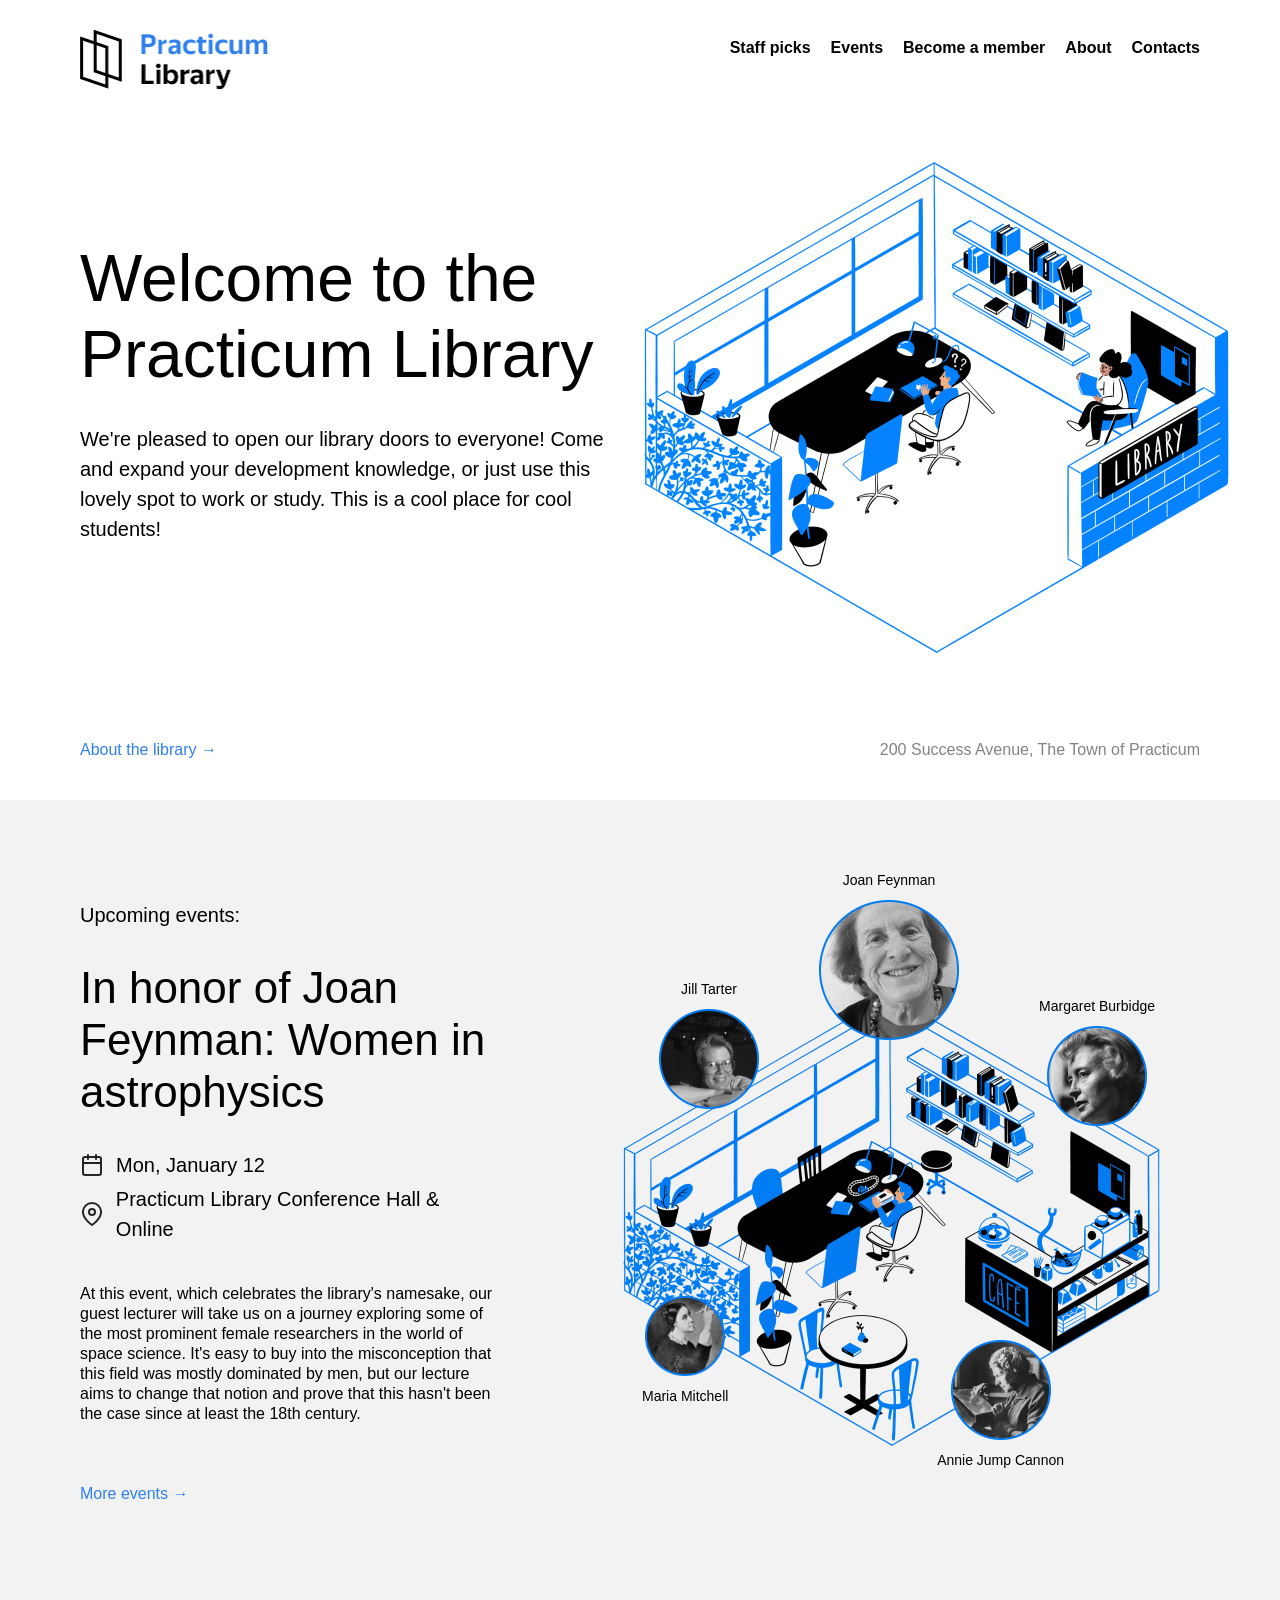
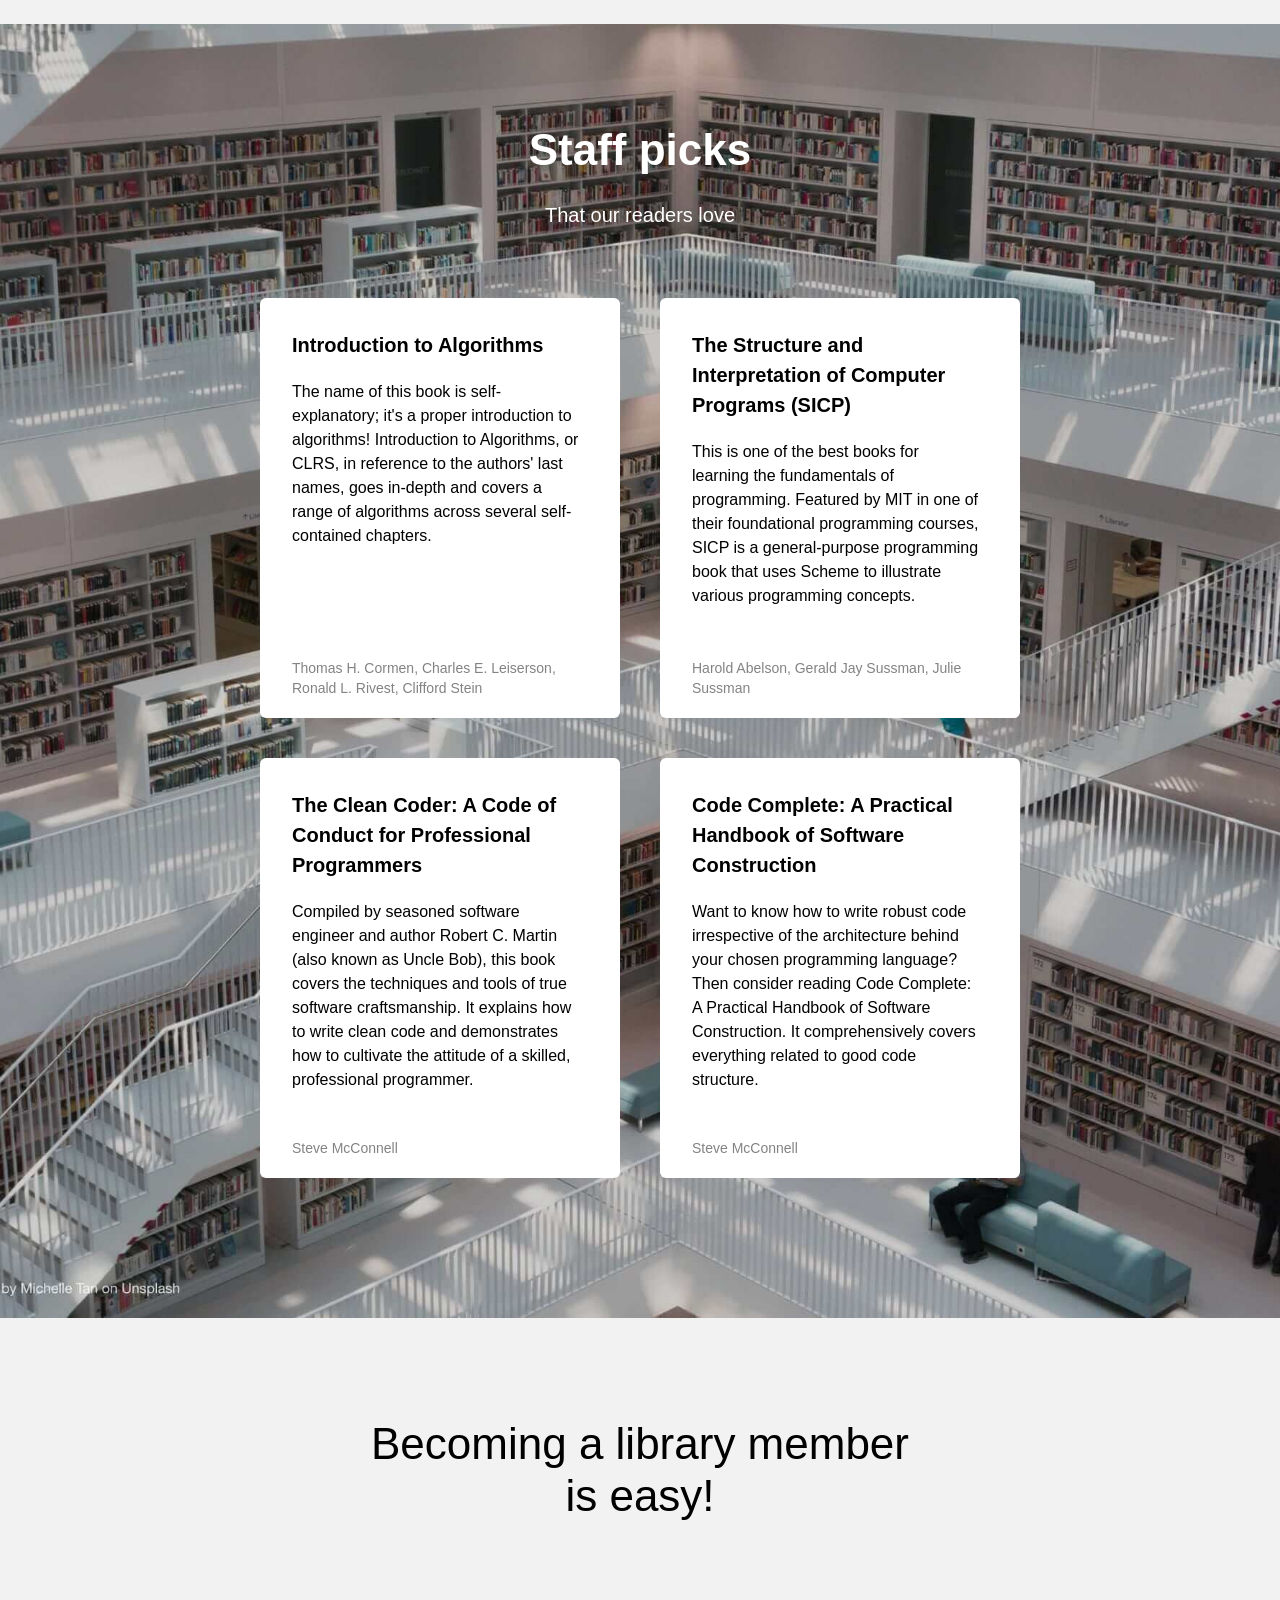
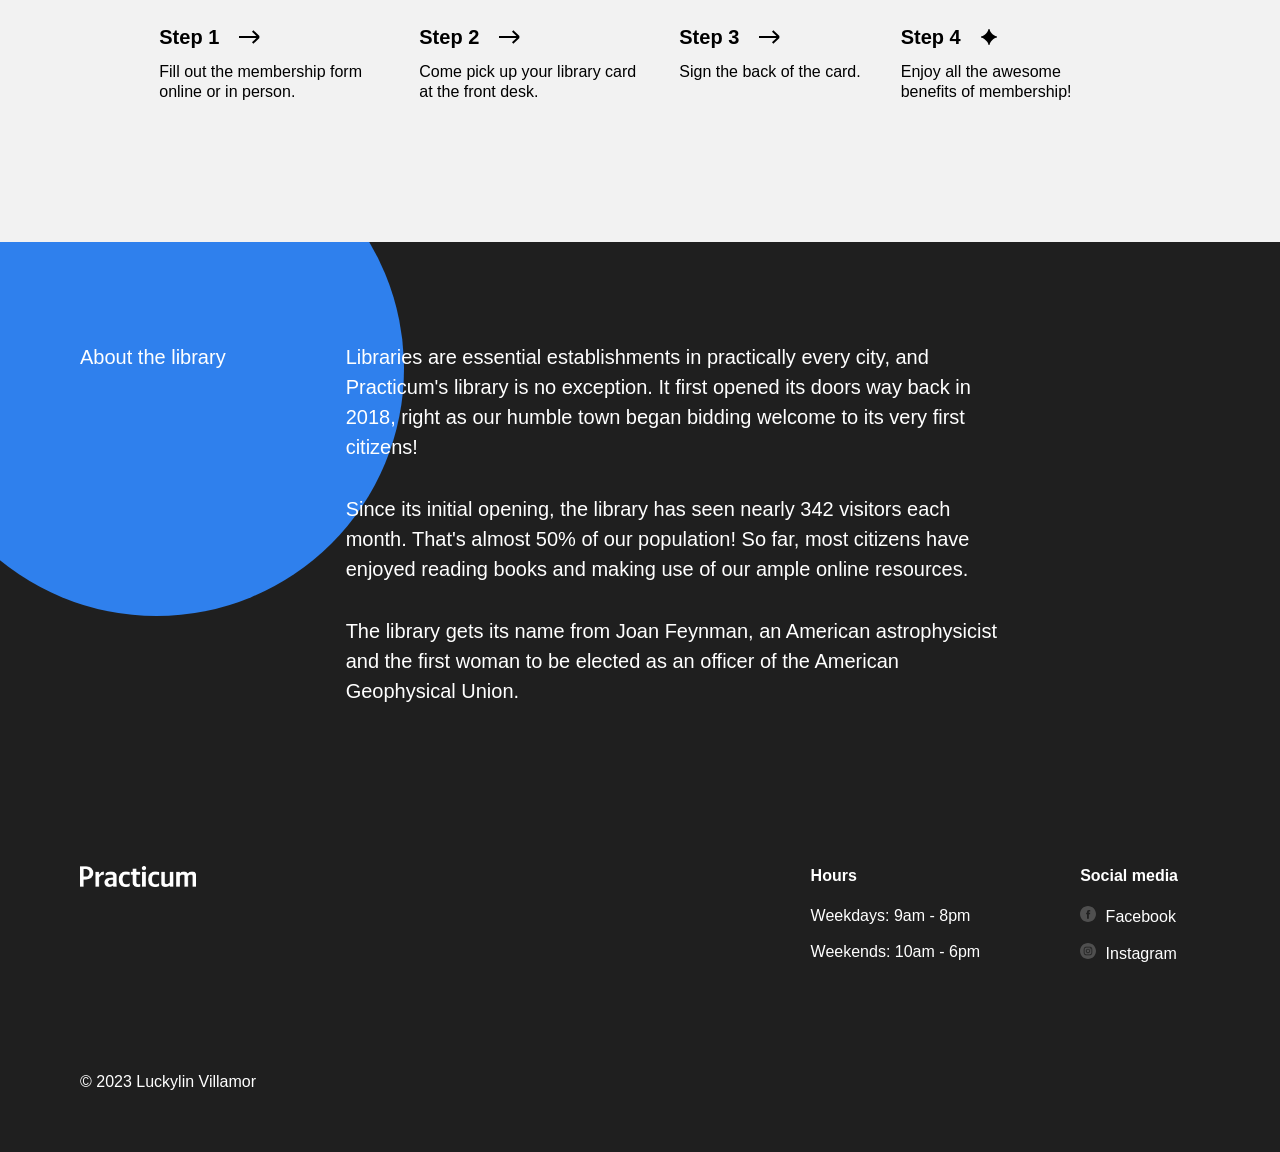
<file: index.html>
<!DOCTYPE html>
<html lang="en">
  <head>
    <title>Practicum Library</title>
    <meta charset="UTF-8" />
    <meta name="viewport" content="width=device-width, initial-scale=1.0" />
    <link rel="shortcut icon" href="favicon.ico" />
    <link rel="stylesheet" href="./styles/normalize.css" />
    <link rel="stylesheet" href="./styles/style.css" />
  </head>

  <body>
    <div class="page">
      <header class="header">
        <nav class="nav">
          <img
            src="./images/logo.png"
            alt="Practicum Library Logo"
            class="nav__logo"
          />

          <ul class="nav__links">
            <li>
              <a href="#staff-section" class="nav__link">Staff picks</a>
            </li>
            <li>
              <a href="#events-content" class="nav__link">Events</a>
            </li>
            <li>
              <a href="#membership-section" class="nav__link"
                >Become a member</a
              >
            </li>
            <li>
              <a href="#about-section" class="nav__link">About</a>
            </li>
            <li>
              <a href="#footer-contacts" class="nav__link">Contacts</a>
            </li>
          </ul>
        </nav>
        <h1 class="header__title">Welcome to the Practicum Library</h1>
        <p class="header__description">
          We're pleased to open our library doors to everyone! Come and expand
          your development knowledge, or just use this lovely spot to work or
          study. This is a cool place for cool students!
        </p>

        <img
          src="./images/inside_the_library.png"
          alt="Illustration 'Inside the library'"
          class="header__image"
        />

        <div class="header__footer">
          <a href="#about-section" class="header__link"
            >About the library &rarr;</a
          >
          <p class="header__address">
            200 Success Avenue, The Town of Practicum
          </p>
        </div>
      </header>

      <main class="content">
        <section class="events">
          <div class="events__content">
            <h2 class="events__heading" id="events-content">
              Upcoming events:
            </h2>
            <h3 class="events__title">
              In honor of Joan Feynman: Women in astrophysics
            </h3>
            <div class="event-info events__info-section">
              <div class="event-info__item">
                <div
                  class="event-info__icon event-info__icon_type_calendar"
                ></div>
                <p class="event-info__text">Mon, January 12</p>
              </div>
              <div class="event-info__item">
                <div class="event-info__icon event-info__icon_type_pin"></div>
                <p class="event-info__text">
                  Practicum Library Conference Hall & Online
                </p>
              </div>
            </div>
            <p class="events__description">
              At this event, which celebrates the library's namesake, our guest
              lecturer will take us on a journey exploring some of the most
              prominent female researchers in the world of space science. It's
              easy to buy into the misconception that this field was mostly
              dominated by men, but our lecture aims to change that notion and
              prove that this hasn't been the case since at least the 18th
              century.
            </p>
            <a href="#" class="events__more">More events &rarr;</a>
          </div>
          <div class="events__cover">
            <img
              src="images/cafe.png"
              alt="Illustration 'Inside the cafe'"
              class="events__image"
            />

            <div class="person person_name_feynman">
              <p class="person__caption">Joan Feynman</p>
              <img
                src="images/person_feynman.png"
                alt="Photo of Joan Feynman"
                class="person__image person__image_size_l"
              />
            </div>
            <div class="person person_name_burbidge">
              <p class="person__caption">Margaret Burbidge</p>
              <img
                src="images/person_burbidge.png"
                alt="Photo of Margaret Burbidge"
                class="person__image person__image_size_m"
              />
            </div>

            <div class="person person_name_cannon">
              <img
                src="images/person_cannon.png"
                alt="Photo of Annie Jump Cannon"
                class="person__image person__image_size_m"
              />
              <p class="person__caption">Annie Jump Cannon</p>
            </div>

            <div class="person person_name_mitchell">
              <img
                src="images/person_mitchell.png"
                alt="Photo of Maria Mitchell"
                class="person__image person__image_size_s"
              />
              <p class="person__caption">Maria Mitchell</p>
            </div>

            <div class="person person_name_tarter">
              <p class="person__caption">Jill Tarter</p>
              <img
                src="images/person_tarter.png"
                alt="Photo of Jill Tarter"
                class="person__image person__image_size_m"
              />
            </div>
          </div>
        </section>
        <section class="staff">
          <h2 class="staff__title" id="staff-section">Staff picks</h2>
          <p class="staff__subtitle">That our readers love</p>
          <ul class="staff__cards">
            <li class="card">
              <div class="card__content">
                <h3 class="card__title">Introduction to Algorithms</h3>
                <p class="card__text">
                  The name of this book is self-explanatory; it's a proper
                  introduction to algorithms! Introduction to Algorithms, or
                  CLRS, in reference to the authors' last names, goes in-depth
                  and covers a range of algorithms across several self-contained
                  chapters.
                </p>
                <p class="card__footer">
                  Thomas H. Cormen, Charles E. Leiserson, Ronald L. Rivest,
                  Clifford Stein
                </p>
              </div>
            </li>

            <li class="card">
              <div class="card__content">
                <h3 class="card__title">
                  The Structure and Interpretation of Computer Programs (SICP)
                </h3>
                <p class="card__text">
                  This is one of the best books for learning the fundamentals of
                  programming. Featured by MIT in one of their foundational
                  programming courses, SICP is a general-purpose programming
                  book that uses Scheme to illustrate various programming
                  concepts.
                </p>
                <p class="card__footer">
                  Harold Abelson, Gerald Jay Sussman, Julie Sussman
                </p>
              </div>
            </li>

            <li class="card">
              <div class="card__content">
                <h3 class="card__title">
                  The Clean Coder: A Code of Conduct for Professional
                  Programmers
                </h3>
                <p class="card__text">
                  Compiled by seasoned software engineer and author Robert C.
                  Martin (also known as Uncle Bob), this book covers the
                  techniques and tools of true software craftsmanship. It
                  explains how to write clean code and demonstrates how to
                  cultivate the attitude of a skilled, professional programmer.
                </p>
                <p class="card__footer">Steve McConnell</p>
              </div>
            </li>

            <li class="card">
              <div class="card__content">
                <h3 class="card__title">
                  Code Complete: A Practical Handbook of Software Construction
                </h3>
                <p class="card__text">
                  Want to know how to write robust code irrespective of the
                  architecture behind your chosen programming language? Then
                  consider reading Code Complete: A Practical Handbook of
                  Software Construction. It comprehensively covers everything
                  related to good code structure.
                </p>
                <p class="card__footer">Steve McConnell</p>
              </div>
            </li>
          </ul>
        </section>

        <section class="membership">
          <h2 class="membership__title" id="membership-section">
            Becoming a library member is easy!
          </h2>
          <ul class="membership__steps">
            <li class="step">
              <h3 class="step__title">
                Step 1
                <img
                  src="./images/icon_step_forward.svg"
                  alt="icon forward"
                  class="step__icon"
                />
              </h3>
              <p class="step__description">
                Fill out the membership form online or in person.
              </p>
            </li>
            <li class="step">
              <h3 class="step__title">
                Step 2
                <img
                  src="./images/icon_step_forward.svg"
                  alt="icon forward"
                  class="step__icon"
                />
              </h3>
              <p class="step__description">
                Come pick up your library card at the front desk.
              </p>
            </li>
            <li class="step">
              <h3 class="step__title">
                Step 3
                <img
                  src="./images/icon_step_forward.svg"
                  alt="icon forward"
                  class="step__icon"
                />
              </h3>
              <p class="step__description">Sign the back of the card.</p>
            </li>
            <li class="step">
              <h3 class="step__title">
                Step 4
                <img
                  src="./images/icon_step_finish.svg"
                  alt="icon finish"
                  class="step__icon"
                />
              </h3>
              <p class="step__description">
                Enjoy all the awesome benefits of membership!
              </p>
            </li>
          </ul>
        </section>

        <section class="about">
          <h2 class="about__title" id="about-section">About the library</h2>
          <div class="about__content">
            <p class="about__paragraph">
              Libraries are essential establishments in practically every city,
              and Practicum's library is no exception. It first opened its doors
              way back in 2018, right as our humble town began bidding welcome
              to its very first citizens!
            </p>
            <p class="about__paragraph">
              Since its initial opening, the library has seen nearly 342
              visitors each month. That's almost 50% of our population! So far,
              most citizens have enjoyed reading books and making use of our
              ample online resources.
            </p>
            <p class="about__paragraph">
              The library gets its name from Joan Feynman, an American
              astrophysicist and the first woman to be elected as an officer of
              the American Geophysical Union.
            </p>
          </div>
          <div class="about__circle"></div>
        </section>
      </main>

      <footer class="footer">
        <div class="footer__columns">
          <div class="footer__column">
            <img
              class="footer__logo"
              src="images/logo_white.png"
              alt="Practicum logo"
            />
          </div>
          <div class="footer__column footer__column_content_hours">
            <h2 class="footer__column-heading">Hours</h2>
            <ul class="footer__list">
              <li class="footer__list-item">Weekdays: 9am - 8pm</li>
              <li class="footer__list-item">Weekends: 10am - 6pm</li>
            </ul>
          </div>
          <div class="footer__column footer__column_content_social">
            <h2 class="footer__column-heading" id="footer-contacts">
              Social media
            </h2>
            <ul class="footer__list">
              <li class="footer__list-item">
                <a class="footer__column-link" href="#">
                  <img
                    class="footer__social-icon"
                    src="images/facebook_white.svg"
                    alt="Facebook logo"
                  />
                  Facebook</a
                >
              </li>

              <li class="footer__list-item">
                <a class="footer__column-link" href="#">
                  <img
                    class="footer__social-icon"
                    src="images/instagram_white.svg"
                    alt="Instagram logo"
                  />
                  Instagram</a
                >
              </li>
            </ul>
          </div>
        </div>
        <p class="footer__copyright">© 2023 Luckylin Villamor</p>
      </footer>
    </div>
  </body>
</html>
</file>
<file: styles/style.css>
.page {
  min-width: 1100px;
  max-width: 1600px;
  font-size: 16px;
  line-height: 20px;
  margin: 0 auto;
  font-family: "Helvetica Neue", Arial, Sans-serif;
}

.header {
  display: flex;
  flex-direction: column;
  height: 100vh;
  min-height: 720px;
  max-height: 800px;
  padding: 30px 80px 40px;
  position: relative;
  box-sizing: border-box;
}

.nav {
  display: flex;
  justify-content: space-between;
}

.nav__logo {
  width: 196px;
  height: 60px;
}

.nav__links {
  margin: 8px 0 0;
  display: flex;
  column-gap: 20px;
  list-style-type: none;
  padding: 0;
}

.nav__link {
  color: #000000;
  text-decoration: none;
  font-weight: bold;
}

.nav__link:hover {
  color: #1f69c9;
}

.header__title {
  margin-top: 150px;
  margin-bottom: 32px;
  font-size: 66px;
  line-height: 76px;
  font-weight: 500;
  max-width: 544px;
}

.header__description {
  margin: 0;
  font-size: 20px;
  line-height: 30px;
  max-width: 532px;
}

.header__image {
  z-index: 1;
  position: absolute;
  max-width: 636px;
  top: 135px;
  right: 20px;
}

.header__footer {
  margin-top: auto;
  width: 100%;
  display: flex;
  align-items: center;
  justify-content: space-between;
  box-sizing: border-box;
}

.header__link {
  color: #2f80ed;
  text-decoration: none;
}

.header__link:hover {
  color: #1f69c9;
}

.header__address {
  margin: 0;
  color: #838383;
}

.events {
  padding: 100px 0 120px 80px;
  display: flex;
  align-items: start;
  justify-content: space-between;
  box-sizing: border-box;
  background-color: #f2f2f2;
}

.events__content {
  flex-basis: 580px;
}

.events__heading {
  font-size: 20px;
  font-weight: 500;
  line-height: 30px;
  margin: 0;
}

.events__title {
  font-size: 44px;
  font-weight: 500;
  line-height: 52px;
  margin: 32px 0 0;
}

.events__info-section {
  margin-top: 32px;
}

.event-info__item {
  display: flex;
  align-items: center;
  margin-bottom: 4px;
  font-weight: 500;
}

.event-info__icon {
  background-repeat: no-repeat;
  background-position: center;
  margin-right: 12px;
  width: 24px;
  height: 24px;
}

.event-info__icon_type_calendar {
  background-image: url(../images/icon_calendar.svg);
}

.event-info__icon_type_pin {
  background-image: url(../images/icon_pin.svg);
}

.event-info__text {
  font-size: 20px;
  font-weight: 500;
  line-height: 30px;
  margin: 0;
}

.events__description {
  margin: 40px 0 60px;
}

.events__more {
  color: #2f80ed;
  text-decoration: none;
}

.events__more:hover {
  color: #1f69c9;
}

.events__cover {
  flex-grow: 1;
  flex-shrink: 0;
  flex-basis: 780px;
  max-width: 780px;
  position: relative;
}

.events__image {
  max-width: 100%;
}

.person {
  position: absolute;
  display: flex;
  align-items: center;
  flex-direction: column;
  gap: 10px;
}

.person_name_feynman {
  top: -30px;
  left: 319px;
}

.person_name_burbidge {
  top: 96px;
  right: 125px;
}

.person_name_cannon {
  bottom: 18px;
  right: 216px;
}

.person_name_mitchell {
  left: 142px;
  bottom: 82px;
}

.person_name_tarter {
  position: absolute;
  top: 79px;
  left: 159px;
}

.person__image {
  max-width: 100%;
}

.person__image_size_l {
  width: 140px;
}

.person__image_size_m {
  width: 100px;
}

.person__image_size_s {
  width: 80px;
}

.person__caption {
  text-align: center;
  font-size: 14px;
  margin: 0;
}
.staff {
  padding: 100px 0 140px;
  background-image: url(../images/staff_picks_background.jpg);
  background-position: center;
  background-repeat: no-repeat;
  background-size: cover;
}

.staff__title {
  text-align: center;
  font-size: 44px;
  line-height: 52px;
  margin: 0 0 24px;
  color: #ffffff;
}

.staff__subtitle {
  text-align: center;
  font-size: 20px;
  line-height: 30px;
  font-weight: 400;
  margin: 0;
  color: #ffffff;
  margin-bottom: 68px;
}

.staff__cards {
  max-width: 760px;
  display: flex;
  flex-wrap: wrap;
  gap: 40px;
  margin: auto;
  list-style-type: none;
  padding-left: 0;
}

.card {
  background-color: #fff;
  border-radius: 6px;
  padding: 32px 40px 20px 32px;
  box-sizing: border-box;
  height: 420px;
  width: 360px;
}

.card__content {
  width: 100%;
  height: 100%;
  display: flex;
  flex-direction: column;
}

.card__title {
  font-size: 20px;
  line-height: 30px;
  font-weight: 700;
  margin: 0;
}

.card__text {
  margin: 20px 0 0;
  font-size: 16px;
  line-height: 24px;
}

.card__footer {
  margin: 0;
  font-size: 14px;
  line-height: 20px;
  color: #838383;
  margin-top: auto;
}

.membership {
  padding: 100px 0 140px;
  background-color: #f2f2f2;
}

.membership__title {
  max-width: 574px;
  margin: 0 auto;
  text-align: center;
  font-size: 44px;
  font-weight: 500;
  line-height: 52px;
}

.membership__steps {
  list-style-type: none;
  padding: 0;
  margin: 100px 0 0;
  display: flex;
  justify-content: center;
  gap: 40px;
}

.step {
  max-width: 220px;
  flex-basis: auto;
}

.step__title {
  margin: 0;
  font-size: 20px;
  line-height: 30px;
  font-weight: 700;
  display: flex;
  align-items: center;
}

.step__icon {
  margin-left: 20px;
}

.step__description {
  margin: 10px 0 0;
}

.about {
  padding: 100px 80px;
  background-color: #1f1f1f;
  color: #fff;
  overflow: hidden;
  position: relative;
  box-sizing: border-box;
  display: flex;
  z-index: 4;
}

.about__title {
  margin: 0;
  font-size: 20px;
  line-height: 30px;
  font-weight: 500;
  z-index: 2;
  max-width: 154px;
  position: relative;
}

.about__content {
  font-size: 20px;
  line-height: 30px;
  font-weight: 400;
  max-width: 660px;
  z-index: 3;
  position: relative;
  margin-left: 120px;
  margin-bottom: auto;
}

.about__paragraph {
  margin-top: 0;
  margin-bottom: 32px;
}

.about__paragraph:last-child {
  margin-bottom: 0;
}

.about__circle {
  background-color: #2f80ed;
  width: 495px;
  height: 495px;
  border-radius: 50%;
  display: unset;
  z-index: 1;
  position: absolute;
  top: -121px;
  left: -91px;
}

.footer {
  box-sizing: border-box;
  background-color: #1f1f1f;
  padding: 60px 102px 60px 80px;
  color: #fff;
}

.footer__columns {
  display: flex;
}

.footer__column_content_hours {
  margin-left: auto;
  margin-right: 100px;
}

.footer__logo {
  height: 21px;
  width: 116px;
}

.footer__list {
  list-style-type: none;
  padding: 0;
  margin: 0;
  color: white;
}

.footer__list-item {
  font-size: 16px;
  line-height: 20px;
  color: white;
}

.footer__list-item:last-of-type {
  margin-top: 16px;
}

.footer__column-heading {
  font-size: 16px;
  line-height: 20px;
  color: white;
  margin-bottom: 20px;
  margin-top: auto;
}

.footer__column-link {
  color: white;
  font-size: 16px;
  line-height: 20px;
  text-decoration: none;
}

.footer__column-link:hover {
  color: #c1c1c1;
}

.footer__social-icon {
  height: 16px;
  width: 16px;
  margin-right: 5px;
}

.footer__copyright {
  font-size: 16px;
  line-height: 20px;
  color: white;
  margin-top: 108px;
  margin-bottom: 0px;
}
</file>
